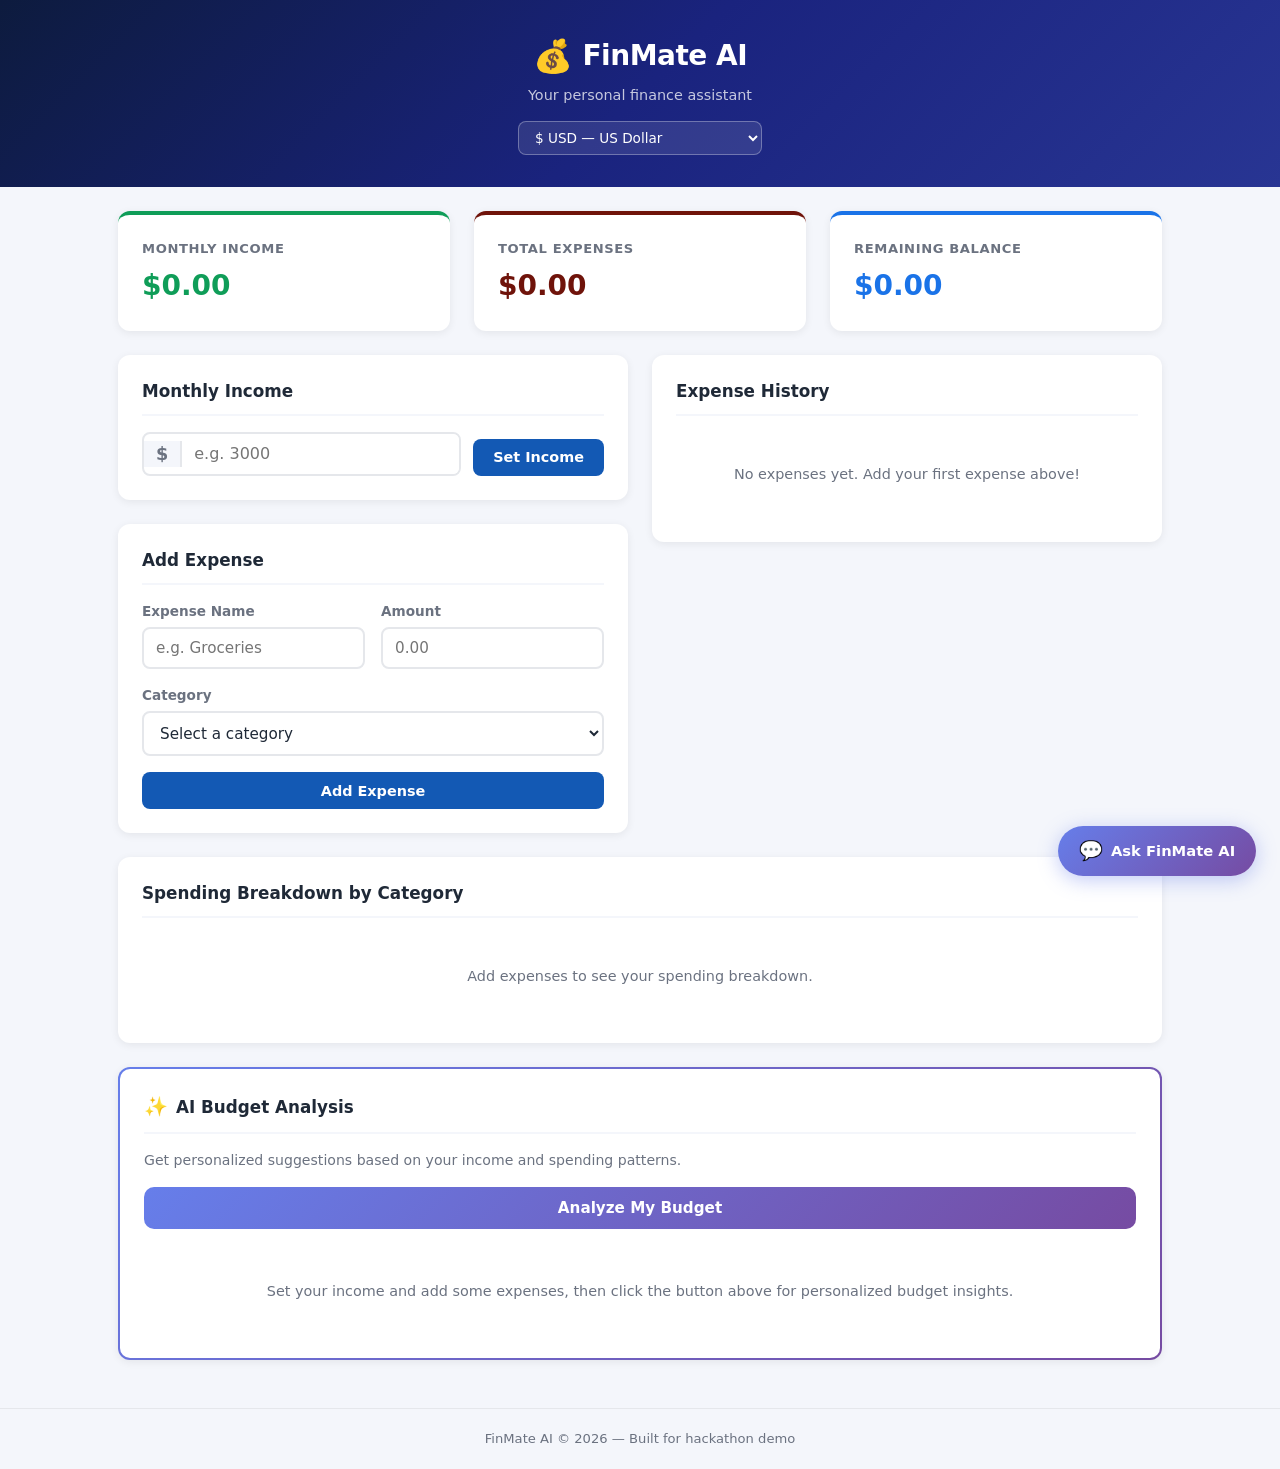
<file: index.html>
<!DOCTYPE html>
<html lang="en">
<head>
  <meta charset="UTF-8">
  <meta name="viewport" content="width=device-width, initial-scale=1.0">

  <title>FinMate AI — Smart Personal Finance Assistant</title>

  <meta name="description"
        content="FinMate AI is a smart personal finance assistant that helps you manage income, expenses, budgets, and multiple currencies.">

  <meta name="robots" content="index, follow">

  <link rel="canonical"
        href="https://mariamhaider307-collab.github.io/FINMATE-AI/">

  <meta property="og:title"
        content="FinMate AI — Smart Personal Finance Assistant">

  <meta property="og:description"
        content="Manage your income, expenses, budgets, and currencies with FinMate AI.">

  <meta property="og:url"
        content="https://mariamhaider307-collab.github.io/FINMATE-AI/">

  <meta property="og:type" content="website">

  <link rel="stylesheet" href="styles.css">
</head>
<body>

  <!-- ========== HEADER ========== -->
  <header class="header">
    <div class="header-inner">
      <div class="logo">
        <span class="logo-icon">💰</span>
        <h1>FinMate AI</h1>
      </div>
      <p class="tagline">Your personal finance assistant</p>
      <div class="currency-selector">
        <label for="currency-select" class="sr-only">Select currency</label>
        <select id="currency-select" class="currency-select">
          <option value="USD">$ USD — US Dollar</option>
          <option value="EUR">€ EUR — Euro</option>
          <option value="GBP">£ GBP — British Pound</option>
          <option value="PKR">₨ PKR — Pakistani Rupee</option>
          <option value="INR">₹ INR — Indian Rupee</option>
          <option value="AED">د.إ AED — UAE Dirham</option>
          <option value="SAR">﷼ SAR — Saudi Riyal</option>
          <option value="CNY">¥ CNY — Chinese Yuan</option>
          <option value="JPY">¥ JPY — Japanese Yen</option>
          <option value="KRW">₩ KRW — South Korean Won</option>
          <option value="TRY">₺ TRY — Turkish Lira</option>
          <option value="AUD">A$ AUD — Australian Dollar</option>
          <option value="CAD">C$ CAD — Canadian Dollar</option>
          <option value="CHF">Fr CHF — Swiss Franc</option>
          <option value="SGD">S$ SGD — Singapore Dollar</option>
          <option value="MYR">RM MYR — Malaysian Ringgit</option>
          <option value="IDR">Rp IDR — Indonesian Rupiah</option>
          <option value="THB">฿ THB — Thai Baht</option>
          <option value="PHP">₱ PHP — Philippine Peso</option>
          <option value="BRL">R$ BRL — Brazilian Real</option>
          <option value="ZAR">R ZAR — South African Rand</option>
          <option value="MXN">Mex$ MXN — Mexican Peso</option>
          <option value="NGN">₦ NGN — Nigerian Naira</option>
          <option value="EGP">E£ EGP — Egyptian Pound</option>
          <option value="BDT">৳ BDT — Bangladeshi Taka</option>
        </select>
      </div>
    </div>
  </header>

  <main class="container">

    <!-- ========== SUMMARY CARDS ========== -->
    <section class="summary-cards">
      <div class="card card-income">
        <span class="card-label">Monthly Income</span>
        <span class="card-value" id="total-income">$0.00</span>
      </div>
      <div class="card card-expenses">
        <span class="card-label">Total Expenses</span>
        <span class="card-value" id="total-expenses">$0.00</span>
      </div>
      <div class="card card-balance">
        <span class="card-label">Remaining Balance</span>
        <span class="card-value" id="remaining-balance">$0.00</span>
      </div>
    </section>

    <!-- ========== MAIN GRID: FORM + EXPENSE LIST ========== -->
    <div class="main-grid">

      <!-- LEFT COLUMN -->
      <div class="left-column">

        <!-- INCOME INPUT -->
        <section class="card-section">
          <h2 class="section-title">Monthly Income</h2>
          <form id="income-form" class="inline-form">
            <div class="input-group">
              <label for="income-input" class="sr-only">Monthly income amount</label>
              <span class="currency-prefix" id="currency-prefix">$</span>
              <input
                type="number"
                id="income-input"
                placeholder="e.g. 3000"
                min="0"
                step="0.01"
              />
            </div>
            <button type="submit" class="btn btn-primary">Set Income</button>
          </form>
        </section>

        <!-- ADD EXPENSE FORM -->
        <section class="card-section">
          <h2 class="section-title">Add Expense</h2>
          <form id="expense-form" class="expense-form">
            <div class="form-row">
              <div class="form-group">
                <label for="expense-name">Expense Name</label>
                <input
                  type="text"
                  id="expense-name"
                  placeholder="e.g. Groceries"
                  required
                />
              </div>
              <div class="form-group">
                <label for="expense-amount">Amount</label>
                <input
                  type="number"
                  id="expense-amount"
                  placeholder="0.00"
                  min="0.01"
                  step="0.01"
                  required
                />
              </div>
            </div>
            <div class="form-group">
              <label for="expense-category">Category</label>
              <select id="expense-category" required>
                <option value="">Select a category</option>
                <option value="Food & Dining">🍔 Food & Dining</option>
                <option value="Transportation">🚗 Transportation</option>
                <option value="Housing">🏠 Housing</option>
                <option value="Utilities">💡 Utilities</option>
                <option value="Entertainment">🎬 Entertainment</option>
                <option value="Shopping">🛍️ Shopping</option>
                <option value="Healthcare">🏥 Healthcare</option>
                <option value="Education">📚 Education</option>
                <option value="Savings">💰 Savings</option>
                <option value="Other">📦 Other</option>
              </select>
            </div>
            <button type="submit" class="btn btn-primary btn-full">Add Expense</button>
          </form>
        </section>
      </div>

      <!-- RIGHT COLUMN: EXPENSE LIST -->
      <div class="right-column">
        <section class="card-section">
          <h2 class="section-title">Expense History</h2>
          <div id="expense-list" class="expense-list">
            <p class="empty-state">No expenses yet. Add your first expense above!</p>
          </div>
        </section>
      </div>
    </div>

    <!-- ========== SPENDING BREAKDOWN ========== -->
    <section class="card-section breakdown-section">
      <h2 class="section-title">Spending Breakdown by Category</h2>
      <div id="breakdown-container" class="breakdown-container">
        <p class="empty-state">Add expenses to see your spending breakdown.</p>
      </div>
    </section>

    <!-- ========== AI BUDGET ANALYSIS ========== -->
    <section class="card-section ai-section">
      <h2 class="section-title ai-section-title">
        <span class="ai-icon">&#10024;</span> AI Budget Analysis
      </h2>
      <p class="ai-description">
        Get personalized suggestions based on your income and spending patterns.
      </p>
      <button id="ai-analyze-btn" class="btn btn-ai" type="button">
        Analyze My Budget
      </button>
      <div id="ai-results" class="ai-results">
        <p class="empty-state">
          Set your income and add some expenses, then click the button above for
          personalized budget insights.
        </p>
      </div>
    </section>

  </main>

  <!-- ========== FLOATING CHAT BUTTON ========== -->
  <button id="chat-toggle-btn" class="chat-toggle-btn" type="button" aria-label="Open FinMate AI Assistant">
    <span class="chat-toggle-icon">💬</span>
    <span class="chat-toggle-label">Ask FinMate AI</span>
  </button>

  <!-- ========== CHAT PANEL ========== -->
  <div id="chat-panel" class="chat-panel" hidden>
    <div class="chat-header">
      <div class="chat-header-info">
        <span class="chat-avatar">🤖</span>
        <div>
          <h3 class="chat-title">FinMate AI Assistant</h3>
          <span class="chat-status">Online — ready to help</span>
        </div>
      </div>
      <div class="chat-header-actions">
        <button id="chat-clear-btn" class="chat-icon-btn" type="button" title="Clear chat" aria-label="Clear chat">🗑️</button>
        <button id="chat-close-btn" class="chat-icon-btn" type="button" title="Close" aria-label="Close chat">✕</button>
      </div>
    </div>
    <div id="chat-messages" class="chat-messages">
      <!-- Messages are rendered here by JavaScript -->
    </div>
    <div id="chat-prompts" class="chat-prompts">
      <button class="chat-prompt-chip" type="button" data-prompt="Help me make a budget">Help me make a budget</button>
      <button class="chat-prompt-chip" type="button" data-prompt="How much should I save?">How much should I save?</button>
      <button class="chat-prompt-chip" type="button" data-prompt="Help me reduce my spending">Reduce my spending</button>
      <button class="chat-prompt-chip" type="button" data-prompt="Explain my budget">Explain my budget</button>
      <button class="chat-prompt-chip" type="button" data-prompt="What's the difference between needs and wants?">Needs vs wants</button>
    </div>
    <form id="chat-input-form" class="chat-input-area">
      <input
        id="chat-input"
        type="text"
        class="chat-input"
        placeholder="Ask me anything about your budget..."
        autocomplete="off"
      />
      <button id="chat-send-btn" class="chat-send-btn" type="submit" aria-label="Send message">
        <span>➤</span>
      </button>
    </form>
  </div>

  <!-- ========== FOOTER ========== -->
  <footer class="footer">
    <p>FinMate AI &copy; 2026 &mdash; Built for hackathon demo</p>
  </footer>

  <script src="app.js"></script>
</body>
</html>
</file>
<file: styles.css>
/* ============================================================
   FinMate AI — styles.css
   Modern fintech-style dashboard with responsive layout
   ============================================================ */

/* ---------- CSS RESET & BASE ---------- */
*,
*::before,
*::after {
  box-sizing: border-box;
  margin: 0;
  padding: 0;
}

:root {
  /* Brand colors */
  --color-primary: #1359b4;
  --color-primary-dark: #0d47a1;
  --color-income: #0f9d58;
  --color-expense: #6f130a;
  --color-balance: #1a73e8;

  /* Neutrals */
  --color-bg: #f4f6fb;
  --color-card: #ffffff;
  --color-text: #1f2937;
  --color-text-muted: #6b7280;
  --color-border: #e5e7eb;

  /* Shadows */
  --shadow-card: 0 2px 8px rgba(0, 0, 0, 0.07);
  --shadow-card-hover: 0 6px 20px rgba(0, 0, 0, 0.10);

  /* Spacing */
  --radius: 12px;
  --gap: 1.5rem;

  /* Font */
  --font: 'Segoe UI', system-ui, -apple-system, BlinkMacSystemFont, sans-serif;
}

html {
  font-size: 16px;
}

body {
  font-family: var(--font);
  background: var(--color-bg);
  color: var(--color-text);
  min-height: 100vh;
  display: flex;
  flex-direction: column;
  line-height: 1.5;
}

/* Screen-reader only utility */
.sr-only {
  position: absolute;
  width: 1px;
  height: 1px;
  padding: 0;
  margin: -1px;
  overflow: hidden;
  clip: rect(0, 0, 0, 0);
  border: 0;
}

/* ---------- HEADER ---------- */
.header {
  background: linear-gradient(135deg, #0d1b3e 0%, #1a237e 50%, #283593 100%);
  color: #ffffff;
  padding: 2rem 1.5rem;
  text-align: center;
}

.header-inner {
  max-width: 1100px;
  margin: 0 auto;
}

.logo {
  display: flex;
  align-items: center;
  justify-content: center;
  gap: 0.6rem;
}

.logo-icon {
  font-size: 2rem;
}

.logo h1 {
  font-size: 1.75rem;
  font-weight: 700;
  letter-spacing: -0.5px;
}

.tagline {
  margin-top: 0.3rem;
  font-size: 0.9rem;
  color: rgba(255, 255, 255, 0.75);
}

/* ---------- CURRENCY SELECTOR ---------- */
.currency-selector {
  margin-top: 0.9rem;
  display: flex;
  justify-content: center;
}

.currency-select {
  padding: 0.45rem 0.75rem;
  border: 1px solid rgba(255, 255, 255, 0.3);
  border-radius: 8px;
  background: rgba(255, 255, 255, 0.1);
  color: #fff;
  font-size: 0.85rem;
  font-family: var(--font);
  cursor: pointer;
  outline: none;
  min-width: 220px;
  transition: border-color 0.2s, background 0.2s;
}

.currency-select:hover {
  background: rgba(255, 255, 255, 0.18);
  border-color: rgba(255, 255, 255, 0.5);
}

.currency-select:focus {
  border-color: rgba(255, 255, 255, 0.7);
}

.currency-select option {
  background: #1a237e;
  color: #fff;
}

/* ---------- CONTAINER ---------- */
.container {
  max-width: 1100px;
  margin: 0 auto;
  padding: var(--gap);
  flex: 1;
}

/* ---------- SUMMARY CARDS ---------- */
.summary-cards {
  display: grid;
  grid-template-columns: repeat(3, 1fr);
  gap: var(--gap);
  margin-bottom: var(--gap);
}

.card {
  background: var(--color-card);
  border-radius: var(--radius);
  box-shadow: var(--shadow-card);
  padding: 1.5rem;
  display: flex;
  flex-direction: column;
  gap: 0.4rem;
  border-top: 4px solid transparent;
  transition: box-shadow 0.2s ease;
}

.card:hover {
  box-shadow: var(--shadow-card-hover);
}

.card-label {
  font-size: 0.82rem;
  font-weight: 600;
  text-transform: uppercase;
  letter-spacing: 0.6px;
  color: var(--color-text-muted);
}

.card-value {
  font-size: 1.75rem;
  font-weight: 700;
}

/* Accent borders */
.card-income    { border-top-color: var(--color-income); }
.card-expenses  { border-top-color: var(--color-expense); }
.card-balance   { border-top-color: var(--color-balance); }

/* Value colors */
.card-income  .card-value { color: var(--color-income); }
.card-expenses .card-value { color: var(--color-expense); }
.card-balance .card-value  { color: var(--color-balance); }

/* Negative balance turns red */
.card-balance.negative .card-value { color: var(--color-expense); }

/* ---------- MAIN GRID (2-col desktop) ---------- */
.main-grid {
  display: grid;
  grid-template-columns: 1fr 1fr;
  gap: var(--gap);
  margin-bottom: var(--gap);
}

.left-column,
.right-column {
  display: flex;
  flex-direction: column;
  gap: var(--gap);
}

/* ---------- CARD SECTIONS ---------- */
.card-section {
  background: var(--color-card);
  border-radius: var(--radius);
  box-shadow: var(--shadow-card);
  padding: 1.5rem;
}

.section-title {
  font-size: 1.05rem;
  font-weight: 700;
  margin-bottom: 1rem;
  color: var(--color-text);
  border-bottom: 2px solid var(--color-bg);
  padding-bottom: 0.6rem;
}

/* ---------- FORMS ---------- */
.inline-form {
  display: flex;
  gap: 0.75rem;
  align-items: flex-end;
}

.input-group {
  display: flex;
  align-items: center;
  flex: 1;
  border: 2px solid var(--color-border);
  border-radius: 8px;
  overflow: hidden;
  background: #fff;
  transition: border-color 0.2s;
}

.input-group:focus-within {
  border-color: var(--color-primary);
}

.currency-prefix {
  padding: 0 0.75rem;
  font-size: 1.1rem;
  font-weight: 600;
  color: var(--color-text-muted);
  background: var(--color-bg);
  height: 100%;
  display: flex;
  align-items: center;
  border-right: 2px solid var(--color-border);
}

.input-group input {
  border: none;
  outline: none;
  padding: 0.65rem 0.75rem;
  font-size: 1rem;
  width: 100%;
  font-family: var(--font);
}

/* Expense form */
.expense-form {
  display: flex;
  flex-direction: column;
  gap: 1rem;
}

.form-row {
  display: grid;
  grid-template-columns: 1fr 1fr;
  gap: 1rem;
}

.form-group {
  display: flex;
  flex-direction: column;
  gap: 0.35rem;
}

.form-group label {
  font-size: 0.85rem;
  font-weight: 600;
  color: var(--color-text-muted);
}

.form-group input,
.form-group select {
  padding: 0.65rem 0.75rem;
  border: 2px solid var(--color-border);
  border-radius: 8px;
  font-size: 0.95rem;
  font-family: var(--font);
  color: var(--color-text);
  background: #fff;
  transition: border-color 0.2s;
  outline: none;
}

.form-group input:focus,
.form-group select:focus {
  border-color: var(--color-primary);
}

/* ---------- BUTTONS ---------- */
.btn {
  padding: 0.65rem 1.25rem;
  border: none;
  border-radius: 8px;
  font-size: 0.9rem;
  font-weight: 600;
  cursor: pointer;
  font-family: var(--font);
  transition: background 0.2s, transform 0.1s;
  white-space: nowrap;
}

.btn:active {
  transform: scale(0.97);
}

.btn-primary {
  background: var(--color-primary);
  color: #fff;
}

.btn-primary:hover {
  background: var(--color-primary-dark);
}

.btn-full {
  width: 100%;
}

.btn-danger {
  background: #fdecea;
  color: var(--color-expense);
  padding: 0.4rem 0.75rem;
  font-size: 0.8rem;
}

.btn-danger:hover {
  background: #f8b4b0;
}

/* ---------- EXPENSE LIST ---------- */
.expense-list {
  max-height: 360px;
  overflow-y: auto;
  display: flex;
  flex-direction: column;
  gap: 0.5rem;
}

.expense-item {
  display: flex;
  align-items: center;
  justify-content: space-between;
  background: var(--color-bg);
  border-radius: 8px;
  padding: 0.75rem 1rem;
  gap: 0.75rem;
  transition: background 0.15s;
}

.expense-item:hover {
  background: #eef1f8;
}

.expense-info {
  flex: 1;
  min-width: 0;
}

.expense-name {
  font-weight: 600;
  font-size: 0.95rem;
  white-space: nowrap;
  overflow: hidden;
  text-overflow: ellipsis;
}

.expense-category {
  font-size: 0.78rem;
  color: var(--color-text-muted);
  margin-top: 2px;
}

.expense-amount {
  font-weight: 700;
  font-size: 1rem;
  color: var(--color-expense);
  flex-shrink: 0;
}

.empty-state {
  text-align: center;
  color: var(--color-text-muted);
  font-size: 0.9rem;
  padding: 2rem 0;
}

/* ---------- BREAKDOWN SECTION ---------- */
.breakdown-section {
  margin-bottom: var(--gap);
}

.breakdown-container {
  display: flex;
  flex-direction: column;
  gap: 1rem;
}

.breakdown-row {
  display: flex;
  align-items: center;
  gap: 1rem;
}

.breakdown-label {
  min-width: 140px;
  font-size: 0.9rem;
  font-weight: 600;
  color: var(--color-text);
}

.breakdown-bar-track {
  flex: 1;
  height: 20px;
  background: var(--color-bg);
  border-radius: 10px;
  overflow: hidden;
}

.breakdown-bar-fill {
  height: 100%;
  border-radius: 10px;
  transition: width 0.4s ease;
  min-width: 4px;
}

.breakdown-amount {
  min-width: 80px;
  text-align: right;
  font-weight: 700;
  font-size: 0.9rem;
  color: var(--color-text);
}

.breakdown-percent {
  min-width: 44px;
  text-align: right;
  font-size: 0.82rem;
  color: var(--color-text-muted);
  font-weight: 600;
}

/* Category bar colors */
.bar-color-0  { background: #620606; }
.bar-color-1  { background: #0f9d58; }
.bar-color-2  { background: #a1790c; }
.bar-color-3  { background: #db4437; }
.bar-color-4  { background: #ab47bc; }
.bar-color-5  { background: #00acc1; }
.bar-color-6  { background: #ff7043; }
.bar-color-7  { background: #5c6bc0; }
.bar-color-8  { background: #26a69a; }
.bar-color-9  { background: #8d6e63; }

/* ---------- AI BUDGET ANALYSIS SECTION ---------- */
.ai-section {
  margin-bottom: var(--gap);
  border: 2px solid transparent;
  background:
    linear-gradient(var(--color-card), var(--color-card)) padding-box,
    linear-gradient(135deg, #667eea 0%, #764ba2 100%) border-box;
}

.ai-section-title {
  display: flex;
  align-items: center;
  gap: 0.5rem;
}

.ai-icon {
  font-size: 1.2rem;
}

.ai-description {
  font-size: 0.88rem;
  color: var(--color-text-muted);
  margin-bottom: 1rem;
  line-height: 1.5;
}

.btn-ai {
  background: linear-gradient(135deg, #667eea 0%, #764ba2 100%);
  color: #fff;
  padding: 0.75rem 1.5rem;
  font-size: 0.95rem;
  border-radius: 10px;
  cursor: pointer;
  border: none;
  font-weight: 600;
  font-family: var(--font);
  transition: opacity 0.2s, transform 0.1s;
  width: 100%;
}

.btn-ai:hover {
  opacity: 0.92;
}

.btn-ai:active {
  transform: scale(0.98);
}

.btn-ai:disabled {
  opacity: 0.5;
  cursor: not-allowed;
  transform: none;
}

/* AI results container */
.ai-results {
  margin-top: 1.25rem;
}

.ai-summary-box {
  background: linear-gradient(135deg, #f0f4ff 0%, #f5f0ff 100%);
  border-radius: 10px;
  padding: 1.25rem;
  margin-bottom: 1rem;
  border-left: 4px solid #764ba2;
}

.ai-summary-box p {
  font-size: 0.92rem;
  line-height: 1.7;
  color: var(--color-text);
}

.ai-summary-box .ai-highlight {
  font-weight: 700;
  color: #764ba2;
}

.ai-summary-box .ai-warning {
  font-weight: 700;
  color: var(--color-expense);
}

/* Individual suggestion cards */
.ai-suggestions {
  display: flex;
  flex-direction: column;
  gap: 0.65rem;
}

.ai-suggestion {
  display: flex;
  align-items: flex-start;
  gap: 0.75rem;
  background: var(--color-bg);
  border-radius: 10px;
  padding: 1rem 1.15rem;
  transition: background 0.15s;
}

.ai-suggestion:hover {
  background: #eef1f8;
}

.ai-suggestion-icon {
  font-size: 1.25rem;
  flex-shrink: 0;
  margin-top: 1px;
}

.ai-suggestion-text {
  font-size: 0.9rem;
  line-height: 1.6;
  color: var(--color-text);
}

.ai-suggestion-text strong {
  color: #4a2c82;
}

/* Loading spinner */
.ai-loading {
  display: flex;
  align-items: center;
  justify-content: center;
  gap: 0.75rem;
  padding: 1.5rem 0;
  color: var(--color-text-muted);
  font-size: 0.9rem;
}

.ai-spinner {
  width: 22px;
  height: 22px;
  border: 3px solid var(--color-border);
  border-top-color: #764ba2;
  border-radius: 50%;
  animation: ai-spin 0.7s linear infinite;
}

@keyframes ai-spin {
  to { transform: rotate(360deg); }
}

/* ---------- FLOATING CHAT TOGGLE BUTTON ---------- */
.chat-toggle-btn {
  position: fixed;
  bottom: 1.5rem;
  right: 1.5rem;
  z-index: 900;
  display: flex;
  align-items: center;
  gap: 0.5rem;
  padding: 0.85rem 1.3rem;
  background: linear-gradient(135deg, #667eea 0%, #764ba2 100%);
  color: #fff;
  border: none;
  border-radius: 50px;
  font-size: 0.92rem;
  font-weight: 600;
  font-family: var(--font);
  cursor: pointer;
  box-shadow: 0 4px 20px rgba(102, 126, 234, 0.4);
  transition: transform 0.2s, box-shadow 0.2s;
}

.chat-toggle-btn:hover {
  transform: translateY(-2px);
  box-shadow: 0 6px 28px rgba(102, 126, 234, 0.5);
}

.chat-toggle-btn:active {
  transform: scale(0.97);
}

.chat-toggle-icon {
  font-size: 1.2rem;
}

.chat-toggle-label {
  display: inline;
}

/* ---------- CHAT PANEL ---------- */
.chat-panel {
  position: fixed;
  bottom: 1.5rem;
  right: 1.5rem;
  z-index: 1000;
  width: 400px;
  height: 600px;
  max-height: calc(100vh - 3rem);
  background: var(--color-card);
  border-radius: 16px;
  box-shadow: 0 12px 48px rgba(0, 0, 0, 0.18);
  display: flex;
  flex-direction: column;
  overflow: hidden;
  animation: chat-slide-up 0.3s ease;
}

.chat-panel[hidden] {
  display: none;
}

@keyframes chat-slide-up {
  from { opacity: 0; transform: translateY(20px); }
  to   { opacity: 1; transform: translateY(0); }
}

/* Chat header */
.chat-header {
  display: flex;
  align-items: center;
  justify-content: space-between;
  padding: 0.85rem 1rem;
  background: linear-gradient(135deg, #0d1b3e 0%, #1a237e 100%);
  color: #fff;
  flex-shrink: 0;
}

.chat-header-info {
  display: flex;
  align-items: center;
  gap: 0.6rem;
}

.chat-avatar {
  font-size: 1.5rem;
}

.chat-title {
  font-size: 0.95rem;
  font-weight: 700;
  margin: 0;
}

.chat-status {
  font-size: 0.72rem;
  color: rgba(255, 255, 255, 0.65);
}

.chat-header-actions {
  display: flex;
  gap: 0.25rem;
}

.chat-icon-btn {
  background: rgba(255, 255, 255, 0.1);
  border: none;
  color: #fff;
  width: 30px;
  height: 30px;
  border-radius: 8px;
  cursor: pointer;
  font-size: 0.85rem;
  display: flex;
  align-items: center;
  justify-content: center;
  transition: background 0.15s;
}

.chat-icon-btn:hover {
  background: rgba(255, 255, 255, 0.25);
}

/* Chat messages area */
.chat-messages {
  flex: 1;
  overflow-y: auto;
  padding: 1rem;
  display: flex;
  flex-direction: column;
  gap: 0.75rem;
}

/* Message bubbles */
.chat-msg {
  display: flex;
  gap: 0.5rem;
  max-width: 88%;
}

.chat-msg.user {
  align-self: flex-end;
  flex-direction: row-reverse;
}

.chat-msg.assistant {
  align-self: flex-start;
}

.chat-msg-bubble {
  padding: 0.7rem 0.9rem;
  border-radius: 14px;
  font-size: 0.88rem;
  line-height: 1.55;
  word-break: break-word;
}

.chat-msg.user .chat-msg-bubble {
  background: linear-gradient(135deg, #667eea 0%, #764ba2 100%);
  color: #fff;
  border-bottom-right-radius: 4px;
}

.chat-msg.assistant .chat-msg-bubble {
  background: var(--color-bg);
  color: var(--color-text);
  border-bottom-left-radius: 4px;
}

.chat-msg-bubble strong {
  font-weight: 700;
}

.chat-msg.assistant .chat-msg-bubble strong {
  color: #4a2c82;
}

/* Typing indicator */
.chat-typing {
  display: flex;
  align-items: center;
  gap: 0.4rem;
  padding: 0.6rem 0.9rem;
  background: var(--color-bg);
  border-radius: 14px;
  border-bottom-left-radius: 4px;
  width: fit-content;
}

.chat-typing-dot {
  width: 7px;
  height: 7px;
  border-radius: 50%;
  background: var(--color-text-muted);
  animation: typing-bounce 1.2s ease infinite;
}

.chat-typing-dot:nth-child(2) { animation-delay: 0.15s; }
.chat-typing-dot:nth-child(3) { animation-delay: 0.3s; }

@keyframes typing-bounce {
  0%, 60%, 100% { transform: translateY(0); opacity: 0.4; }
  30% { transform: translateY(-4px); opacity: 1; }
}

/* Suggested prompts */
.chat-prompts {
  display: flex;
  flex-wrap: wrap;
  gap: 0.4rem;
  padding: 0 1rem 0.5rem;
  flex-shrink: 0;
}

.chat-prompts[hidden] {
  display: none;
}

.chat-prompt-chip {
  padding: 0.35rem 0.7rem;
  background: var(--color-bg);
  border: 1px solid var(--color-border);
  border-radius: 20px;
  font-size: 0.76rem;
  font-family: var(--font);
  color: var(--color-text);
  cursor: pointer;
  transition: background 0.15s, border-color 0.15s;
  white-space: nowrap;
}

.chat-prompt-chip:hover {
  background: #e8ebf5;
  border-color: #764ba2;
  color: #4a2c82;
}

/* Chat input area */
.chat-input-area {
  display: flex;
  align-items: center;
  gap: 0.5rem;
  padding: 0.75rem 1rem;
  border-top: 1px solid var(--color-border);
  background: var(--color-card);
  flex-shrink: 0;
}

.chat-input {
  flex: 1;
  padding: 0.6rem 0.85rem;
  border: 2px solid var(--color-border);
  border-radius: 10px;
  font-size: 0.88rem;
  font-family: var(--font);
  outline: none;
  transition: border-color 0.2s;
  background: var(--color-bg);
}

.chat-input:focus {
  border-color: #764ba2;
}

.chat-send-btn {
  width: 38px;
  height: 38px;
  border: none;
  border-radius: 10px;
  background: linear-gradient(135deg, #667eea 0%, #764ba2 100%);
  color: #fff;
  font-size: 1.1rem;
  cursor: pointer;
  display: flex;
  align-items: center;
  justify-content: center;
  transition: opacity 0.15s, transform 0.1s;
  flex-shrink: 0;
}

.chat-send-btn:hover {
  opacity: 0.9;
}

.chat-send-btn:active {
  transform: scale(0.93);
}

.chat-send-btn:disabled {
  opacity: 0.4;
  cursor: not-allowed;
}

/* Chat error message */
.chat-error {
  background: #fdecea;
  color: var(--color-expense);
  padding: 0.5rem 0.75rem;
  border-radius: 10px;
  font-size: 0.82rem;
  text-align: center;
}

/* ---------- FOOTER ---------- */
.footer {
  text-align: center;
  padding: 1.25rem;
  font-size: 0.82rem;
  color: var(--color-text-muted);
  border-top: 1px solid var(--color-border);
  margin-top: auto;
}

/* ---------- RESPONSIVE ---------- */

/* Tablet: stack summary cards, keep 2-col grid */
@media (max-width: 900px) {
  .summary-cards {
    grid-template-columns: repeat(3, 1fr);
  }

  .main-grid {
    grid-template-columns: 1fr;
  }
}

/* Mobile: stack everything */
@media (max-width: 600px) {
  .logo h1 {
    font-size: 1.35rem;
  }

  .card-value {
    font-size: 1.3rem;
  }

  .summary-cards {
    grid-template-columns: 1fr;
    gap: 0.75rem;
  }

  .card {
    flex-direction: row;
    align-items: center;
    justify-content: space-between;
    padding: 1rem 1.25rem;
  }

  .inline-form {
    flex-direction: column;
    align-items: stretch;
  }

  .form-row {
    grid-template-columns: 1fr;
  }

  .breakdown-row {
    flex-wrap: wrap;
    gap: 0.4rem;
  }

  .breakdown-label {
    min-width: 100%;
  }

  .breakdown-bar-track {
    flex: 1;
  }

  /* Chat responsive */
  .chat-panel {
    width: calc(100vw - 1rem);
    height: calc(100vh - 1rem);
    bottom: 0.5rem;
    right: 0.5rem;
    border-radius: 12px;
  }

  .chat-toggle-label {
    display: none;
  }

  .chat-toggle-btn {
    padding: 0.85rem;
    border-radius: 50%;
    bottom: 1rem;
    right: 1rem;
  }

  .chat-toggle-icon {
    font-size: 1.4rem;
  }
}
</file>
